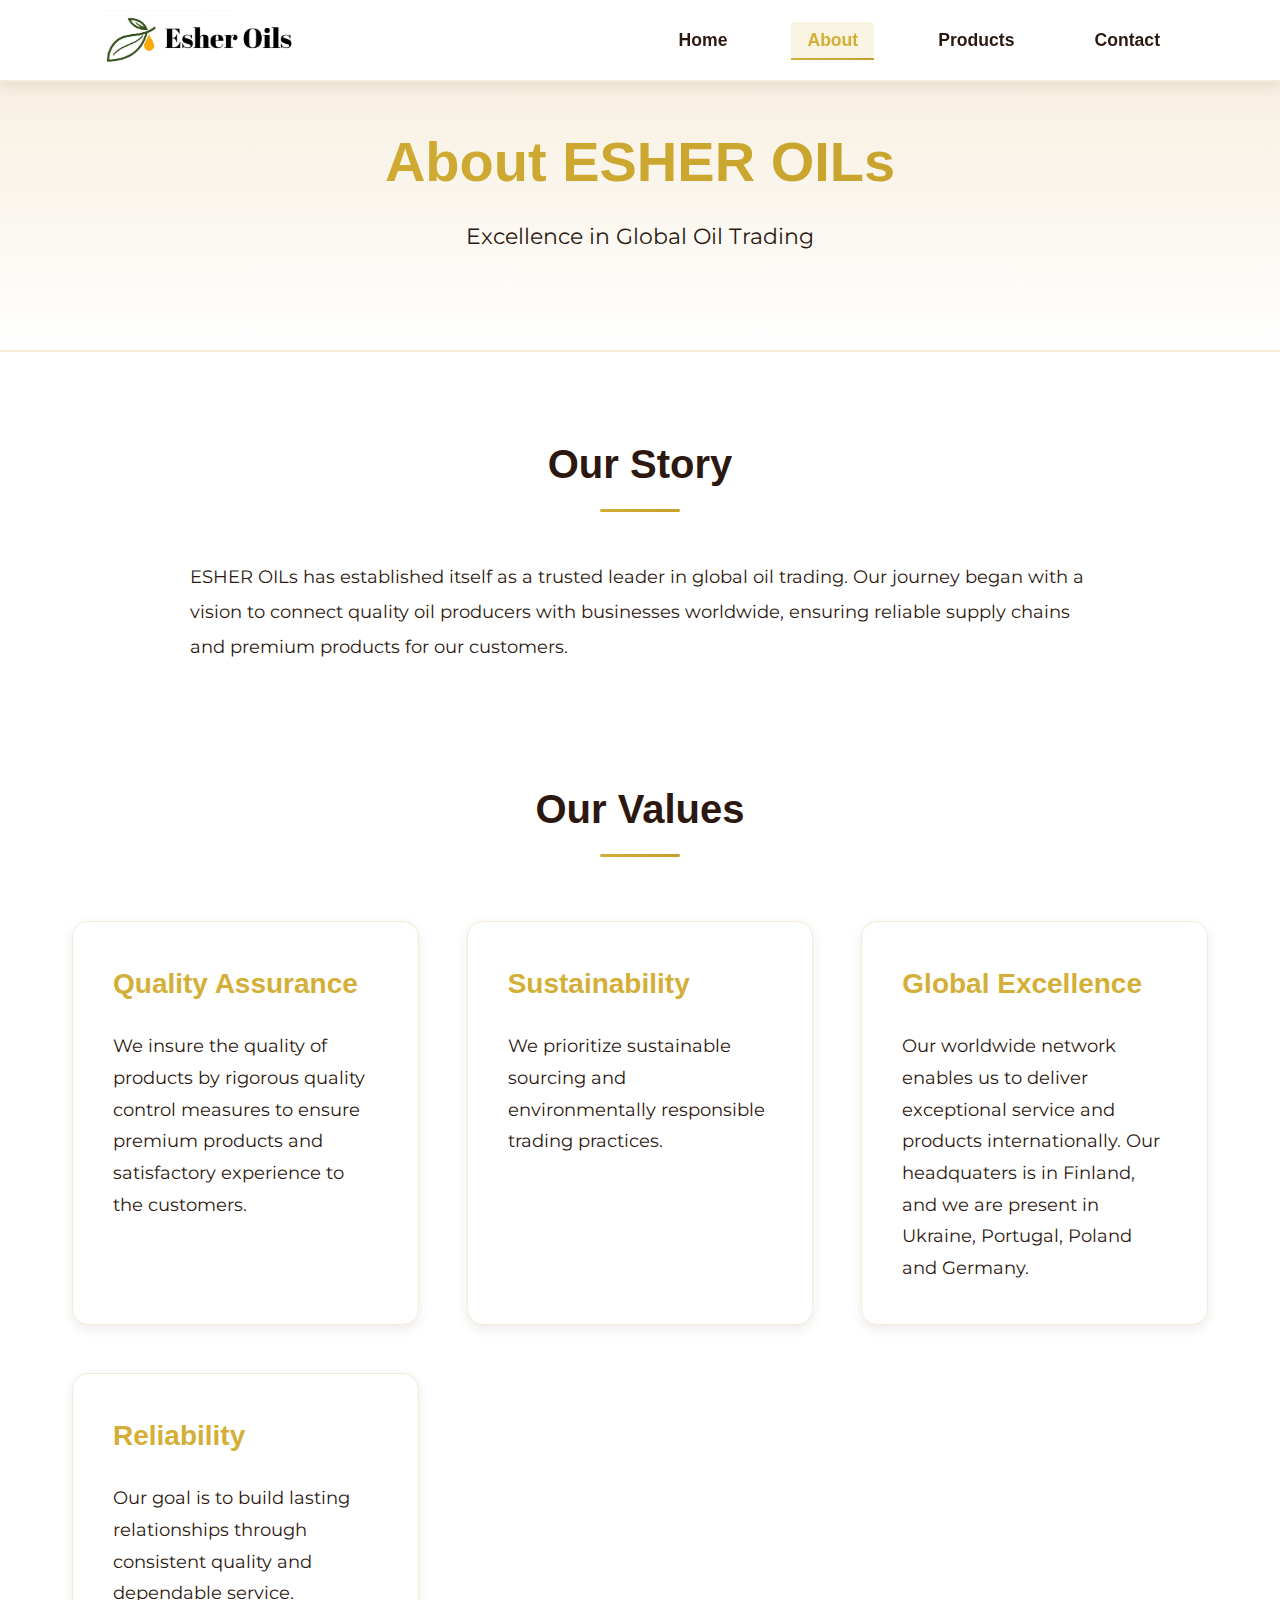
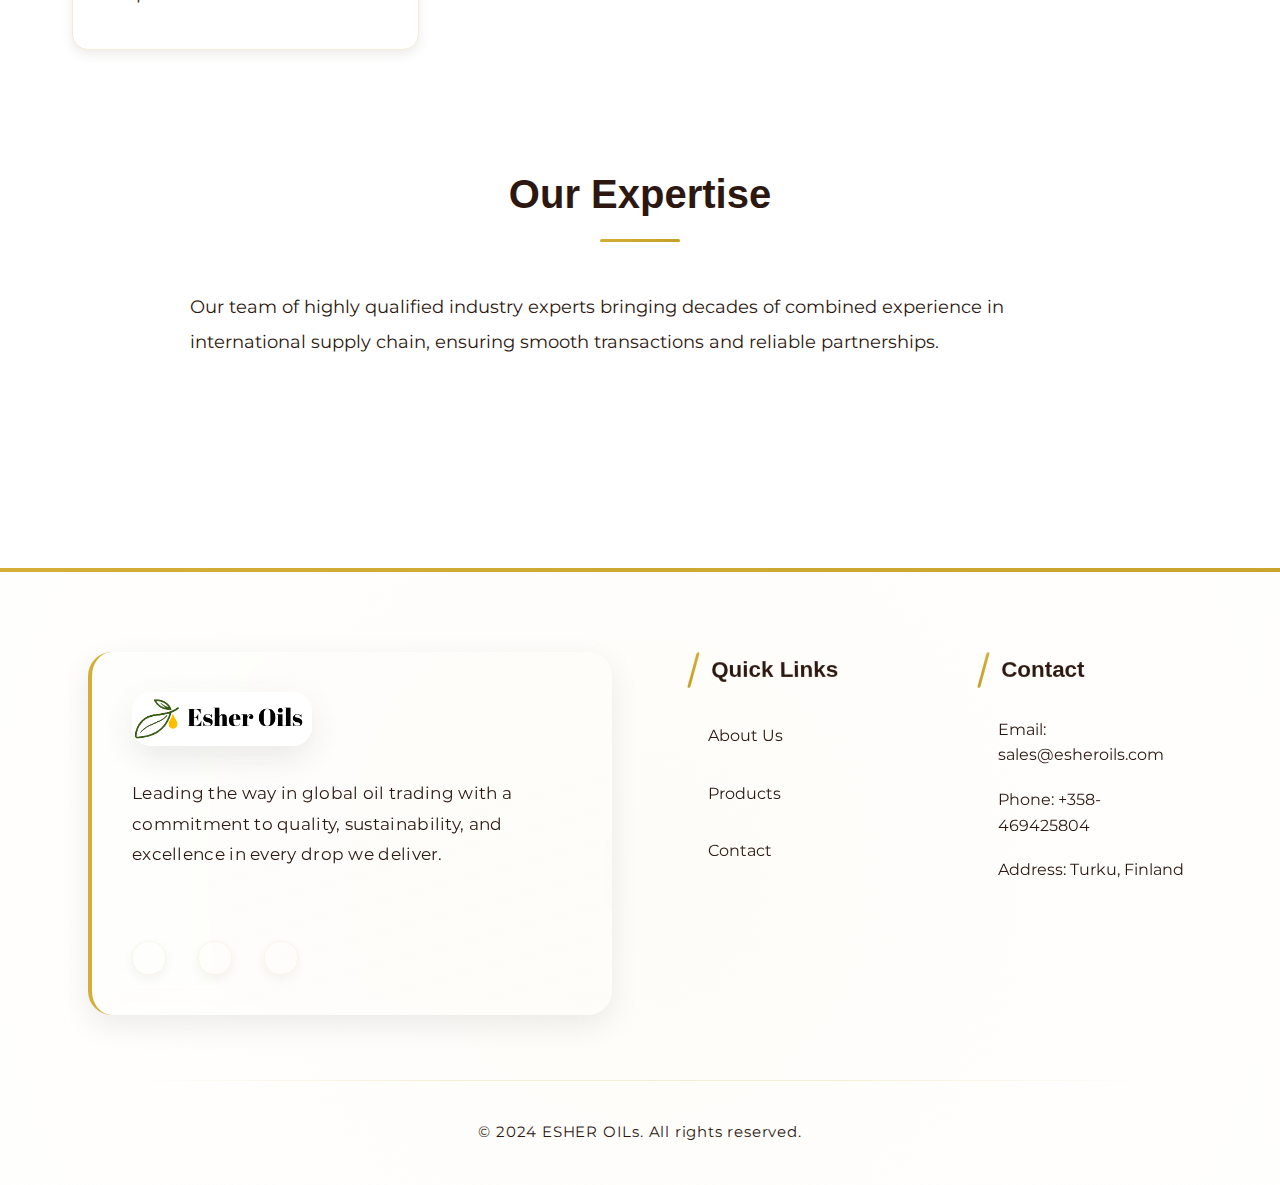
<file: html/products/about.html>
<!DOCTYPE html>
<html lang="en">
<head>
    <meta charset="UTF-8">
    <meta name="viewport" content="width=device-width, initial-scale=1.0">
    <title>About Us - ESHER OILs</title>
    <link rel="stylesheet" href="../../css/style.css">
    <link rel="stylesheet" href="../../css/pages/about.css">
    <link rel="stylesheet" href="/css/components/navigation.css">
    <link rel="stylesheet" href="/css/components/footer.css">
    <link href="https://fonts.googleapis.com/css2?family=Montserrat:wght@400;500;600;700&display=swap" rel="stylesheet">
</head>
<body>
    <header>
        <nav>
            <div class="logo">
                <img src="../../images/logo.jpeg" alt="ESHER OILs Logo">
            </div>
            <div class="hamburger">
                <span></span>
                <span></span>
                <span></span>
            </div>
            <ul class="nav-links">
                <li><a href="../../index.html">Home</a></li>
                <li><a href="../about.html" class="active">About</a></li>
                <li class="dropdown">
                    <a>Products</a>
                    <div class="dropdown-content">
                        <a href="soybean-oil.html">
                            <span>Soybean Oil</span>
                        </a>
                        <a href="sunflower-oil.html">
                            <span>Sunflower Oil</span>
                        </a>
                        <a href="olive-oil.html">
                            <span>Olive Oil</span>
                        </a>
                    </div>
                </li>
                <li><a href="contact.html">Contact</a></li>
            </ul>
        </nav>
    </header>

    <main>
        <section class="about-hero">
            <h1>About ESHER OILs</h1>
            <p>Excellence in Global Oil Trading</p>
        </section>

        <section class="about-content">
            <div class="company-story">
                <h2>Our Story</h2>
                <p>ESHER OILs has established itself as a trusted leader in global oil trading. Our journey began with a vision to connect quality oil producers with businesses worldwide, ensuring reliable supply chains and premium products for our customers.</p>
            </div>

            <div class="values">
                <h2>Our Values</h2>
                <div class="values-grid">
                    <div class="value-card">
                        <h3>Quality Assurance</h3>
                        <p>We insure the quality of products by rigorous quality control measures to ensure premium products and satisfactory experience to the customers.</p>
                    </div>
                    <div class="value-card">
                        <h3>Sustainability</h3>
                        <p>We prioritize sustainable sourcing and environmentally responsible trading practices.</p>
                    </div>
                    <div class="value-card">
                        <h3>Global Excellence</h3>
                        <p>Our worldwide network enables us to deliver exceptional service and products internationally. Our headquaters is in Finland, and we are present in Ukraine, Portugal, Poland and Germany. </p>
                    </div>
                    <div class="value-card">
                        <h3>Reliability</h3>
                        <p> Our goal is to build lasting relationships through consistent quality and dependable service.</p>
                    </div>
                </div>
            </div>

            <div class="team">
                <h2>Our Expertise</h2>
                <p>Our team of highly qualified industry experts bringing decades of combined experience in international supply chain, ensuring smooth transactions and reliable partnerships.</p>
            </div>
        </section>
    </main>

    <footer class="footer">
        <div class="footer-content">
            <div class="footer-section company-info">
                <img src="../../images/logo.jpeg" alt="ESHER OILs Logo" class="footer-logo">
                
                <p>Leading the way in global oil trading with a commitment to quality, sustainability, and excellence in every drop we deliver.</p>
                <div class="social-links">
                    <a href="#"><i class="fab fa-linkedin"></i></a>
                    <a href="#"><i class="fab fa-twitter"></i></a>
                    <a href="#"><i class="fab fa-facebook"></i></a>
                </div>
            </div>
            
            <div class="footer-section">
                <h3>Quick Links</h3>
                <ul>
                    <li><a href="/html/products/about.html">About Us</a></li>
                    <li><a href="/html/products/products.html">Products</a></li>
                    <li><a href="/html/products/contact.html">Contact</a></li>
                    
                </ul>
            </div>
            
            <div class="footer-section">
                <h3>Contact</h3>
                <ul>
                    <li>Email: sales@esheroils.com</li>
                    <li>Phone: +358-469425804</li>
                    <li>Address: Turku, Finland</li>
                </ul>
            </div>
        </div>
        
        <div class="footer-bottom">
            <p>&copy; 2024 ESHER OILs. All rights reserved.</p>
        </div>
    </footer>
</body>
</html>
</file>
<file: css/style.css>
/* Root Variables */
:root {
    /* Primary Colors */
    --primary-gold: #D4AF37;
    --secondary-gold: #C5A028;
    --deep-brown: #4A3C2B;
    --olive-green: #808000;
    
    /* Neutral Colors */
    --cream: #FFF8E7;
    --light-beige: #F5EBD8;
    --dark-beige: #E6D5B8;
    
    /* UI Colors */
    --text-dark: #2C1810;
    --text-light: #FFF8E7;
    --background: #FFFFFF;
    --overlay: rgba(74, 60, 43, 0.85);
    
    /* Layout */
    --header-height: 80px;
    --container-width: 1200px;
    
    /* Effects */
    --gold-gradient: linear-gradient(135deg, var(--primary-gold), var(--secondary-gold));
    --shadow-soft: 0 4px 12px rgba(74, 60, 43, 0.1);
    --shadow-strong: 0 8px 24px rgba(74, 60, 43, 0.15);
    --transition-smooth: all 0.3s cubic-bezier(0.4, 0, 0.2, 1);
}

/* Global Styles */
* {
    margin: 0;
    padding: 0;
    box-sizing: border-box;
}

body {
    font-family: 'Inter', 'Helvetica Neue', Arial, sans-serif;
    line-height: 1.6;
    color: var(--text-dark);
    background: var(--background);
}

h1, h2, h3, h4, .nav-links {
    font-family: 'DM Sans', 'Helvetica Neue', Arial, sans-serif;
}

.container {
    max-width: var(--container-width);
    margin: 0 auto;
    padding: 0 2rem;
}

/* Header & Navigation */
header {
    position: fixed;
    top: 0;
    left: 0;
    width: 100%;
    background: var(--background);
    box-shadow: var(--shadow-soft);
    z-index: 1000;
    border-bottom: 2px solid var(--light-beige);
    transition: var(--transition-smooth);
}

header.scrolled {
    background: rgba(255, 255, 255, 0.95);
    backdrop-filter: blur(10px);
}

nav {
    height: var(--header-height);
    display: flex;
    justify-content: space-between;
    align-items: center;
    padding: 0 4rem;
    max-width: var(--container-width);
    margin: 0 auto;
}

.logo {
    display: flex;
    align-items: center;
}

.logo img {
    height: 60px;
    width: auto;
    object-fit: contain;
    transition: var(--transition-smooth);
}

.logo img:hover {
    transform: scale(1.05);
}

/* Navigation Links */
.nav-links {
    display: flex;
    gap: 3rem;
    list-style: none;
    align-items: center;
}

.nav-links a {
    color: var(--text-dark);
    text-decoration: none;
    font-weight: 600;
    font-size: 1.1rem;
    padding: 0.5rem 1rem;
    border-radius: 4px;
    transition: var(--transition-smooth);
    position: relative;
}

.nav-links a::after {
    content: '';
    position: absolute;
    bottom: -2px;
    left: 0;
    width: 0;
    height: 2px;
    background: var(--gold-gradient);
    transition: var(--transition-smooth);
}

.nav-links a:hover::after,
.nav-links a.active::after {
    width: 100%;
}

.nav-links a:hover {
    color: var(--primary-gold);
    background: rgba(212, 175, 55, 0.1);
}

.nav-links a.active {
    color: var(--primary-gold);
    background: rgba(212, 175, 55, 0.15);
}

/* Dropdown Menu */
.dropdown {
    position: relative;
}

.dropdown-content {
    display: none;
    position: absolute;
    top: 100%;
    left: 0;
    background: var(--background);
    box-shadow: var(--shadow-soft);
    border-radius: 8px;
    overflow: hidden;
    min-width: 200px;
}

.dropdown:hover .dropdown-content {
    display: block;
    animation: fadeIn 0.3s ease-out;
}

/* Button Styles */
.btn {
    display: inline-block;
    padding: 1rem 2rem;
    border-radius: 30px;
    text-decoration: none;
    transition: var(--transition-smooth);
    cursor: pointer;
}

.btn-primary {
    background: var(--gold-gradient);
    color: var(--text-light);
}

.btn-secondary {
    border: 2px solid var(--primary-gold);
    color: var(--primary-gold);
}

/* Footer Styles */
.footer {
    background: var(--deep-brown);
    color: var(--text-light);
    padding: 4rem 0 2rem;
}

.footer-content {
    display: grid;
    grid-template-columns: repeat(auto-fit, minmax(250px, 1fr));
    gap: 3rem;
    padding: 0 2rem;
}

.footer-bottom {
    margin-top: 3rem;
    padding-top: 2rem;
    border-top: 1px solid rgba(255, 255, 255, 0.1);
    text-align: center;
}

.footer-logo img {
    height: 50px;
    width: auto;
    object-fit: contain;
    filter: brightness(2);
    margin-bottom: 1rem;
}

/* Mobile Navigation */
@media (max-width: 768px) {
    nav {
        padding: 0 2rem;
    }

    .nav-links {
        display: none;
    }
    
    .nav-links.active {
        display: flex;
        flex-direction: column;
        position: absolute;
        top: var(--header-height);
        left: 0;
        width: 100%;
        background: rgba(255, 255, 255, 0.98);
        padding: 1.5rem;
        box-shadow: var(--shadow-soft);
        backdrop-filter: blur(10px);
        gap: 1.5rem;
        animation: slideDown 0.3s ease-out;
    }
    
    .hamburger {
        display: block;
        cursor: pointer;
        padding: 0.5rem;
        border-radius: 4px;
        transition: var(--transition-smooth);
    }

    .hamburger:hover {
        background: rgba(212, 175, 55, 0.1);
    }
}

/* Animations */
@keyframes fadeIn {
    from {
        opacity: 0;
        transform: translateY(-10px);
    }
    to {
        opacity: 1;
        transform: translateY(0);
    }
}

@keyframes slideDown {
    from {
        opacity: 0;
        transform: translateY(-10px);
    }
    to {
        opacity: 1;
        transform: translateY(0);
    }
}

/* Responsive Design */
@media (max-width: 768px) {
    nav {
        padding: 0 1rem;
    }

    .footer-content {
        grid-template-columns: 1fr;
        text-align: center;
    }
}

/* Homepage Styles */
.home-hero {
    height: 100vh;
    display: flex;
    flex-direction: column;
    justify-content: center;
    align-items: center;
    text-align: center;
    padding: 0 2rem;
    background: linear-gradient(rgba(74, 60, 43, 0.7), rgba(74, 60, 43, 0.7)),
                url('../assets/images/hero-bg.jpg') center/cover no-repeat;
    color: var(--text-light);
}

.home-hero h1 {
    font-size: 3.5rem;
    margin-bottom: 1.5rem;
    font-weight: 700;
    letter-spacing: -0.02em;
}

.home-hero p {
    font-size: 1.2rem;
    margin-bottom: 2rem;
    max-width: 600px;
    font-weight: 400;
    letter-spacing: 0.01em;
}

@media (max-width: 768px) {
    .home-hero h1 {
        font-size: 2.5rem;
    }

    .home-hero p {
        font-size: 1rem;
    }
}
</file>
<file: css/pages/about.css>
/* Base Styles */
* {
    margin: 0;
    padding: 0;
    box-sizing: border-box;
}

body {
    font-family: 'Montserrat', sans-serif;
    line-height: 1.6;
    color: var(--text-dark);
    background: var(--background);
}

/* Hero Section */
.about-hero {
    background: linear-gradient(to bottom, var(--light-beige), var(--background));
    text-align: center;
    padding: 8rem 2rem 6rem;
    margin-bottom: 5rem;
    border-bottom: 2px solid var(--light-beige);
}

.about-hero h1 {
    font-size: 3.5rem;
    font-weight: 700;
    margin-bottom: 1.5rem;
    background: var(--gold-gradient);
    -webkit-background-clip: text;
    background-clip: text;
    -webkit-text-fill-color: transparent;
    line-height: 1.2;
}

.about-hero p {
    font-size: 1.35rem;
    color: var(--text-muted);
    max-width: 800px;
    margin: 0 auto;
}

/* Main Content */
.about-content {
    max-width: var(--container-width);
    margin: 0 auto;
    padding: 0 2rem 6rem;
}

.company-story, .values, .team {
    margin-bottom: 7rem;
}

h2 {
    font-size: 2.5rem;
    font-weight: 600;
    margin-bottom: 3rem;
    text-align: center;
    position: relative;
    padding-bottom: 1rem;
}

h2::after {
    content: '';
    position: absolute;
    bottom: 0;
    left: 50%;
    transform: translateX(-50%);
    width: 80px;
    height: 3px;
    background: var(--gold-gradient);
    border-radius: 2px;
}

.company-story p, .team p {
    font-size: 1.15rem;
    color: var(--text-muted);
    max-width: 900px;
    margin: 0 auto;
    line-height: 1.9;
}

/* Values Grid */
.values-grid {
    display: grid;
    grid-template-columns: repeat(auto-fit, minmax(320px, 1fr));
    gap: 3rem;
    margin-top: 4rem;
}

.value-card {
    background: var(--background);
    padding: 2.5rem;
    border-radius: 16px;
    box-shadow: var(--shadow-soft);
    transition: all 0.4s ease;
    border: 1px solid var(--light-beige);
}

.value-card:hover {
    transform: translateY(-8px);
    box-shadow: var(--shadow-lifted);
    border-color: var(--primary-gold);
}

.value-card h3 {
    color: var(--primary-gold);
    font-size: 1.75rem;
    font-weight: 600;
    margin-bottom: 1.5rem;
}

.value-card p {
    color: var(--text-muted);
    line-height: 1.8;
    font-size: 1.1rem;
}

/* Responsive Design */
@media (max-width: 768px) {
    .about-hero {
        padding: 6rem 1.5rem 4rem;
    }

    .about-hero h1 {
        font-size: 2.75rem;
    }

    .about-content {
        padding: 0 1.5rem 4rem;
    }

    h2 {
        font-size: 2.25rem;
    }

    .values-grid {
        grid-template-columns: 1fr;
        gap: 2.5rem;
    }

    .value-card {
        padding: 2rem;
    }
}
</file>
<file: css/components/navigation.css>
.hamburger {
    display: none;
    cursor: pointer;
    padding: 10px;
    z-index: 100;
}

.hamburger span {
    display: block;
    width: 25px;
    height: 3px;
    margin: 5px 0;
    background-color: #333;
    transition: all 0.3s ease;
}

@media (max-width: 768px) {
    .hamburger {
        display: block;
    }

    .nav-links {
        position: fixed;
        top: 0;
        right: -100%;
        width: 70%;
        height: 100vh;
        background-color: white;
        flex-direction: column;
        align-items: center;
        padding-top: 80px;
        transition: right 0.3s ease;
        box-shadow: -2px 0 5px rgba(0, 0, 0, 0.1);
    }

    .nav-links.active {
        right: 0;
    }

    .nav-links li {
        margin: 15px 0;
    }

    /* Hamburger animation */
    .hamburger.active span:nth-child(1) {
        transform: rotate(45deg) translate(5px, 5px);
    }

    .hamburger.active span:nth-child(2) {
        opacity: 0;
    }

    .hamburger.active span:nth-child(3) {
        transform: rotate(-45deg) translate(7px, -7px);
    }

    /* Handle dropdown in mobile */
    .dropdown-content {
        position: static;
        box-shadow: none;
        background-color: #f8f9fa;
        width: 100%;
        padding: 10px 0;
        display: none;
    }

    .dropdown:hover .dropdown-content {
        display: block;
    }
}
</file>
<file: css/components/footer.css>
.footer {
    background: linear-gradient(145deg, var(--background), rgba(255, 255, 255, 0.02));
    border-top: 4px solid transparent;
    border-image: var(--gold-gradient);
    border-image-slice: 1;
    padding: 5rem 0 2.5rem;
    color: var(--text-dark);
    position: relative;
    overflow: hidden;
}

.footer::before {
    content: '';
    position: absolute;
    top: -50%;
    left: -50%;
    width: 200%;
    height: 200%;
    background: radial-gradient(circle at center, rgba(212, 175, 55, 0.03) 0%, transparent 70%);
    animation: pulseGlow 15s infinite linear;
}

@keyframes pulseGlow {
    0% { transform: rotate(0deg); }
    100% { transform: rotate(360deg); }
}

.footer-content {
    max-width: var(--container-width);
    margin: 0 auto;
    display: grid;
    grid-template-columns: 2.5fr 1fr 1fr;
    gap: 5rem;
    padding: 0 3rem;
    position: relative;
}

.footer-section h3 {
    color: var(--text-dark);
    font-size: 1.4rem;
    margin-bottom: 1.8rem;
    font-weight: 700;
    font-family: 'DM Sans', 'Helvetica Neue', Arial, sans-serif;
    position: relative;
    padding-left: 1.2rem;
    transform: perspective(1000px) rotateX(10deg);
    transform-origin: left;
}

.footer-section h3::before {
    content: '';
    position: absolute;
    left: 0;
    top: 0;
    width: 3px;
    height: 100%;
    background: var(--gold-gradient);
    border-radius: 2px;
    transform: skewX(-15deg);
}

.company-info p {
    line-height: 1.8;
    margin-bottom: 2.5rem;
    max-width: 480px;
    color: var(--text-muted);
    font-size: 1.05rem;
    letter-spacing: 0.3px;
    text-shadow: 0 1px 1px rgba(255, 255, 255, 0.1);
}

.footer-section ul {
    list-style: none;
    padding: 0 0 0 1rem;
    perspective: 1000px;
}

.footer-section ul li {
    margin-bottom: 1.2rem;
    position: relative;
    transform-style: preserve-3d;
    transition: transform 0.3s ease;
}

.footer-section ul li::before {
    content: '⟡';
    position: absolute;
    left: -1.2rem;
    color: var(--primary-gold);
    opacity: 0;
    transition: all 0.4s cubic-bezier(0.68, -0.55, 0.265, 1.55);
    transform: translateZ(20px);
}

.footer-section ul li:hover::before {
    opacity: 1;
    transform: translateX(5px) translateZ(20px) rotate(180deg);
}

.footer-section ul li a {
    color: var(--text-muted);
    text-decoration: none;
    transition: all 0.3s cubic-bezier(0.4, 0, 0.2, 1);
    padding: 0.4rem 0;
    display: inline-block;
    position: relative;
    transform-style: preserve-3d;
}

.footer-section ul li a::after {
    content: '';
    position: absolute;
    bottom: 0;
    left: 0;
    width: 0;
    height: 2px;
    background: linear-gradient(90deg, var(--primary-gold), transparent);
    transition: width 0.4s cubic-bezier(0.23, 1, 0.32, 1);
    transform: translateZ(10px);
}

.footer-section ul li a:hover {
    color: var(--primary-gold);
    transform: translateX(8px) translateZ(20px);
    text-shadow: 2px 2px 4px rgba(0, 0, 0, 0.1);
}

.footer-section ul li a:hover::after {
    width: 100%;
}

.social-links {
    display: flex;
    gap: 2rem;
    margin-top: 2rem;
    perspective: 1000px;
}

.social-links a {
    color: var(--text-muted);
    font-size: 1.5rem;
    transition: all 0.4s cubic-bezier(0.34, 1.56, 0.64, 1);
    padding: 1rem;
    border-radius: 16px;
    background: rgba(255, 255, 255, 0.03);
    border: 1px solid rgba(212, 175, 55, 0.1);
    transform-style: preserve-3d;
    box-shadow: 0 4px 12px rgba(0, 0, 0, 0.05);
}

.social-links a:hover {
    color: var(--primary-gold);
    background: rgba(212, 175, 55, 0.15);
    transform: translateY(-5px) rotateX(10deg) rotateY(10deg);
    border-color: rgba(212, 175, 55, 0.3);
    box-shadow: 
        0 8px 20px rgba(212, 175, 55, 0.15),
        0 2px 5px rgba(212, 175, 55, 0.1);
}

.footer-bottom {
    position: relative;
    margin-top: 4rem;
    padding-top: 2.5rem;
    text-align: center;
    color: var(--text-muted);
    font-size: 0.95rem;
    letter-spacing: 0.8px;
}

.footer-bottom::before {
    content: '';
    position: absolute;
    top: 0;
    left: 50%;
    transform: translateX(-50%);
    width: 80%;
    height: 1px;
    background: linear-gradient(90deg, 
        transparent, 
        rgba(212, 175, 55, 0.2),
        rgba(212, 175, 55, 0.2),
        transparent
    );
}

@media (max-width: 768px) {
    .footer-content {
        grid-template-columns: 1fr 1fr;
        gap: 3rem;
    }
    
    .company-info {
        grid-column: 1 / -1;
    }
}

@media (max-width: 480px) {
    .footer {
        padding: 4rem 0 2rem;
    }

    .footer-content {
        grid-template-columns: 1fr;
        gap: 3rem;
        padding: 0 1.5rem;
    }
}

.footer-logo {
    width: 180px;
    height: auto;
    margin-bottom: 2rem;
    border-radius: 20px;
    transition: all 0.5s cubic-bezier(0.34, 1.56, 0.64, 1);
    filter: brightness(1.1) contrast(1.05) saturate(1.1);
    box-shadow: 
        0 5px 15px rgba(255, 255, 255, 0.1),
        0 10px 30px rgba(0, 0, 0, 0.1);
    transform-style: preserve-3d;
}

.footer-logo:hover {
    transform: scale(1.1) rotate(-3deg) translateZ(20px);
    filter: brightness(1.3) contrast(1.1) saturate(1.3);
    box-shadow: 
        0 8px 25px rgba(255, 255, 255, 0.15),
        0 15px 40px rgba(0, 0, 0, 0.15);
}

.footer-section.company-info {
    display: flex;
    flex-direction: column;
    align-items: flex-start;
    padding: 2.5rem;
    background: linear-gradient(165deg, 
        rgba(255, 255, 255, 0.1), 
        rgba(255, 255, 255, 0.03),
        transparent
    );
    border-radius: 24px;
    border-left: 4px solid var(--primary-gold);
    box-shadow: 
        0 10px 30px rgba(0, 0, 0, 0.08),
        0 0 0 1px rgba(255, 255, 255, 0.05);
    backdrop-filter: blur(10px);
    transform-style: preserve-3d;
    transition: transform 0.4s ease;
}

.footer-section.company-info:hover {
    transform: translateY(-5px) rotateX(2deg);
}
</file>
